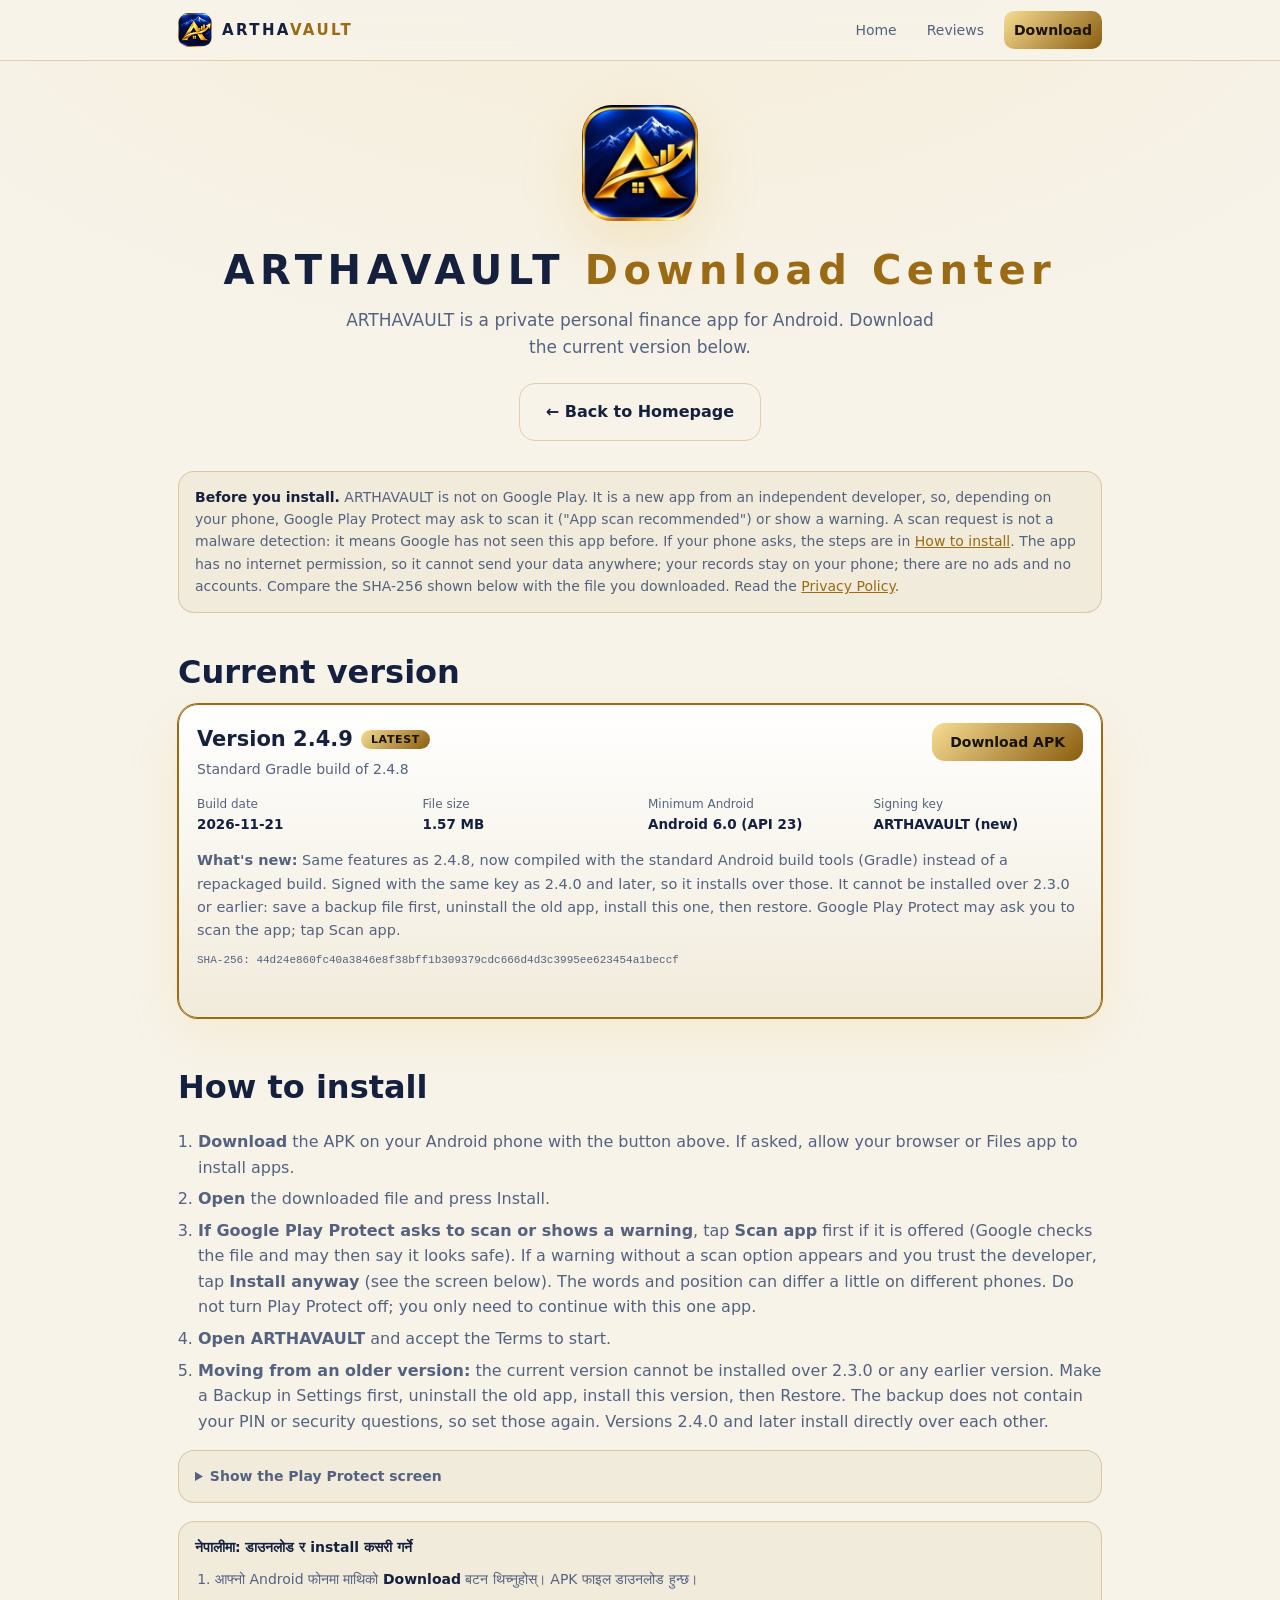
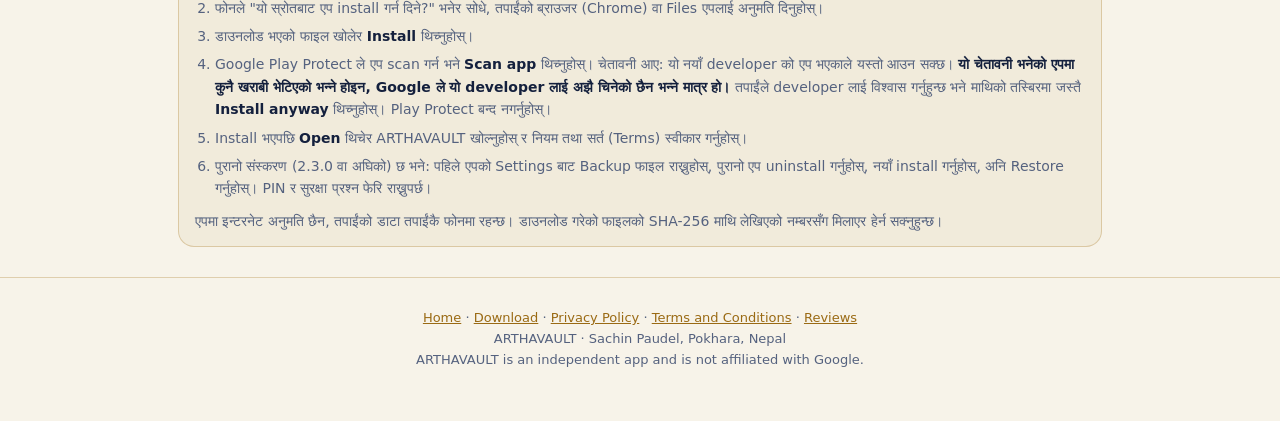
<file: download.html>
<!doctype html><html lang="en"><head><meta charset="utf-8"><meta name="viewport" content="width=device-width,initial-scale=1">
<title>ARTHAVAULT Download Center - Android APK Versions</title>
<meta name="description" content="Download ARTHAVAULT for Android. Current APK with release notes, file size and SHA-256.">
<link rel="canonical" href="https://arthavault.github.io/download.html">
<meta property="og:site_name" content="ARTHAVAULT"><meta name="application-name" content="ARTHAVAULT"><meta name="robots" content="index,follow"><meta name="theme-color" content="#070d1f">
<meta property="og:type" content="website"><meta property="og:title" content="ARTHAVAULT Download Center"><meta property="og:description" content="All ARTHAVAULT Android APK versions."><meta property="og:url" content="https://arthavault.github.io/download.html"><meta property="og:image" content="https://arthavault.github.io/assets/logo.webp">
<link rel="icon" href="/favicon.ico" sizes="48x48"><link rel="icon" type="image/png" sizes="48x48" href="/assets/favicon-48.png"><link rel="icon" type="image/png" sizes="192x192" href="/assets/favicon-192.png"><link rel="apple-touch-icon" href="/assets/apple-touch-icon.png"><link rel="stylesheet" href="assets/style.css"></head><body>
<nav class="top"><div class="w"><a class="brand" href="./"><img src="assets/logo.webp" alt=""><span>ARTHA<i>VAULT</i></span></a>
<a class="l" href="./">Home</a><a class="l" href="reviews.html">Reviews</a><a class="l cta" href="#latest">Download</a></div></nav>
<div class="w">
<div class="hero" style="padding-bottom:10px"><img class="lg" src="assets/logo.webp" alt="ARTHAVAULT logo" width="116" height="116"><h1 style="font-size:clamp(26px,6.5vw,40px)">ARTHAVAULT <i>Download Center</i></h1>
<p class="lead">ARTHAVAULT is a private personal finance app for Android. Download the current version below.</p>
<a class="btn sec back" href="./">&larr; Back to Homepage</a></div>

<div class="note" style="margin:14px 0 8px"><b>Before you install.</b> ARTHAVAULT is not on Google Play. It is a new app from an independent developer, so, depending on your phone, Google Play Protect may ask to scan it ("App scan recommended") or show a warning. A scan request is not a malware detection: it means Google has not seen this app before. If your phone asks, the steps are in <a href="#howto">How to install</a>. The app has no internet permission, so it cannot send your data anywhere; your records stay on your phone; there are no ads and no accounts. Compare the SHA-256 shown below with the file you downloaded. Read the <a href="privacy.html">Privacy Policy</a>.</div>

<section id="latest" style="padding:26px 0 0"><h2 class="h2">Current version</h2><div id="latest-box"><p class="sub">Loading versions...</p></div></section>



<section id="older" style="padding:26px 0 0;display:none"><h2 class="h2">Old versions</h2><div id="old-box"></div></section>
<section id="howto" style="padding:30px 0"><h2 class="h2">How to install</h2>
<ol class="steps">
<li><b>Download</b> the APK on your Android phone with the button above. If asked, allow your browser or Files app to install apps.</li>
<li><b>Open</b> the downloaded file and press Install.</li>
<li><b>If Google Play Protect asks to scan or shows a warning</b>, tap <b>Scan app</b> first if it is offered (Google checks the file and may then say it looks safe). If a warning without a scan option appears and you trust the developer, tap <b>Install anyway</b> (see the screen below). The words and position can differ a little on different phones. Do not turn Play Protect off; you only need to continue with this one app.</li>
<li><b>Open ARTHAVAULT</b> and accept the Terms to start.</li>
<li><b>Moving from an older version:</b> the current version cannot be installed over 2.3.0 or any earlier version. Make a Backup in Settings first, uninstall the old app, install this version, then Restore. The backup does not contain your PIN or security questions, so set those again. Versions 2.4.0 and later install directly over each other.</li></ol>
<details class="note" style="margin-top:16px"><summary style="cursor:pointer;font-weight:600">Show the Play Protect screen</summary><figure style="margin:18px auto 0;max-width:340px;text-align:center"><img src="assets/install-anyway.webp" alt="Play Protect warning screen with the Install anyway option marked" width="420" height="556" style="width:100%;height:auto;border-radius:18px;border:1px solid var(--line)" loading="lazy"><figcaption class="sub" style="font-size:13px;margin-top:8px">Real Play Protect screen on an Android phone. Tap "Install anyway" to continue.</figcaption></figure></details>
<div class="note" style="margin-top:18px"><b>नेपालीमा: डाउनलोड र install कसरी गर्ने</b>
<ol class="steps" style="margin:10px 0 0">
<li>आफ्नो Android फोनमा माथिको <b>Download</b> बटन थिच्नुहोस्। APK फाइल डाउनलोड हुन्छ।</li>
<li>फोनले "यो स्रोतबाट एप install गर्न दिने?" भनेर सोधे, तपाईंको ब्राउजर (Chrome) वा Files एपलाई अनुमति दिनुहोस्।</li>
<li>डाउनलोड भएको फाइल खोलेर <b>Install</b> थिच्नुहोस्।</li>
<li>Google Play Protect ले एप scan गर्न भने <b>Scan app</b> थिच्नुहोस्। चेतावनी आए: यो नयाँ developer को एप भएकाले यस्तो आउन सक्छ। <b>यो चेतावनी भनेको एपमा कुनै खराबी भेटिएको भन्ने होइन, Google ले यो developer लाई अझै चिनेको छैन भन्ने मात्र हो।</b> तपाईंले developer लाई विश्वास गर्नुहुन्छ भने माथिको तस्बिरमा जस्तै <b>Install anyway</b> थिच्नुहोस्। Play Protect बन्द नगर्नुहोस्।</li>
<li>Install भएपछि <b>Open</b> थिचेर ARTHAVAULT खोल्नुहोस् र नियम तथा सर्त (Terms) स्वीकार गर्नुहोस्।</li>
<li>पुरानो संस्करण (2.3.0 वा अघिको) छ भने: पहिले एपको Settings बाट Backup फाइल राख्नुहोस्, पुरानो एप uninstall गर्नुहोस्, नयाँ install गर्नुहोस्, अनि Restore गर्नुहोस्। PIN र सुरक्षा प्रश्न फेरि राख्नुपर्छ।</li></ol>
<p style="margin:10px 0 0">एपमा इन्टरनेट अनुमति छैन, तपाईंको डाटा तपाईंकै फोनमा रहन्छ। डाउनलोड गरेको फाइलको SHA-256 माथि लेखिएको नम्बरसँग मिलाएर हेर्न सक्नुहुन्छ।</p></div>
</section>
</div>
<footer><div class="w"><a href="./">Home</a> · <a href="download.html">Download</a> · <a href="privacy.html">Privacy Policy</a> · <a href="terms.html">Terms and Conditions</a> · <a href="reviews.html">Reviews</a><br>ARTHAVAULT · Sachin Paudel, Pokhara, Nepal<br>ARTHAVAULT is an independent app and is not affiliated with Google.</div></footer>
<script>
function esc(s){return String(s).replace(/[&<>"]/g,function(c){return{'&':'&amp;','<':'&lt;','>':'&gt;','"':'&quot;'}[c]})}
function fsz(n){return n>=1048576?(n/1048576).toFixed(2)+' MB':(n/1024).toFixed(0)+' KB'}
function card(v,i){var latest=v.status==='Latest';
return '<article class="card vcard'+(latest?' latest':'')+'" id="v'+esc(v.version)+'"><div class="vh"><div><h3>Version '+esc(v.version)+'<span class="badge'+(latest?' l':'')+'">'+esc(v.status)+'</span></h3><div class="nm">'+esc(v.name)+'</div></div>'+
'<button class="btn'+(latest?'':' sec')+' sm" data-i="'+i+'">Download APK</button></div>'+
'<div class="meta"><div><span>Build date</span><b>'+esc(v.date)+'</b></div><div><span>File size</span><b>'+fsz(v.size)+'</b></div><div><span>Minimum Android</span><b>'+esc(v.minAndroid)+'</b></div><div><span>Signing key</span><b>'+(v.signingKey==='new'?'ARTHAVAULT (new)':'Mero Sampatti (older)')+'</b></div></div>'+
'<p class="notes"><b>What\'s new:</b> '+esc(v.notes)+'</p><div class="hash">SHA-256: '+esc(v.sha256)+'</div><div class="stat" role="status" aria-live="polite"></div></article>'}
var V=[];
fetch('versions.json',{cache:'no-cache'}).then(function(r){if(!r.ok)throw 0;return r.json()}).then(function(d){V=d;
var L=d.filter(function(x){return x.status==='Latest'}),P=d.filter(function(x){return x.status!=='Latest'});
document.getElementById('latest-box').innerHTML=L.map(function(x){return card(x,d.indexOf(x))}).join('')||'<p class="sub">No release is published yet.</p>';
}).catch(function(){document.getElementById('latest-box').innerHTML='<p class="note">The version list could not be loaded. Please check your connection and reload this page.</p>'});
document.addEventListener('click',function(e){var b=e.target.closest('button[data-i]');if(!b)return;var v=V[+b.dataset.i];if(!v)return;
var st=b.closest('.vcard').querySelector('.stat');b.disabled=true;st.className='stat wait';st.textContent='Checking that the file is available...';
fetch(v.url,{method:'HEAD',cache:'no-cache'}).then(function(r){if(!r.ok)throw 0;
var a=document.createElement('a');a.href=v.url;a.download=v.url.split('/').pop();document.body.appendChild(a);a.click();a.remove();
st.className='stat ok';st.textContent='Download requested for '+a.download+' ('+fsz(v.size)+'). Check your browser downloads to confirm it finished.'}).catch(function(){
st.className='stat err';st.textContent='This download is currently unavailable. Please try again later or choose another version.'}).then(function(){b.disabled=false})});
</script></body></html>
</file>
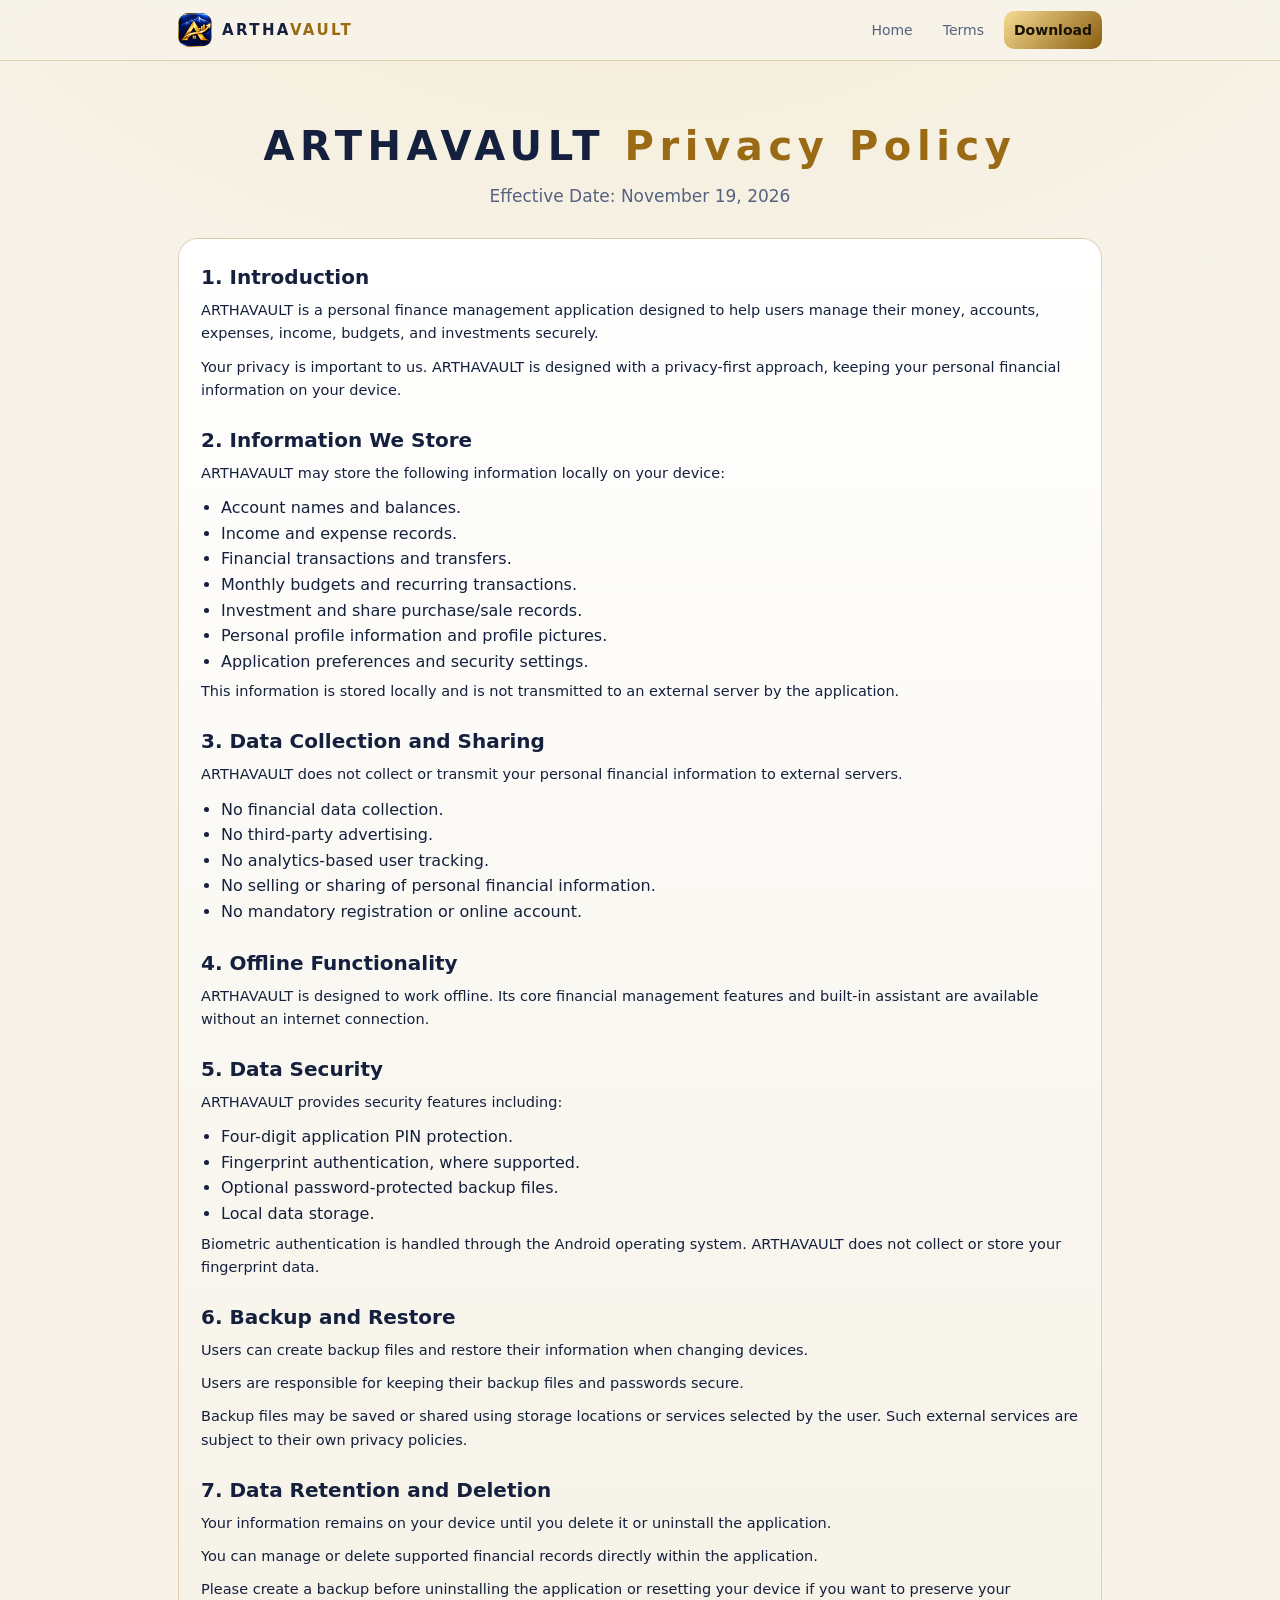
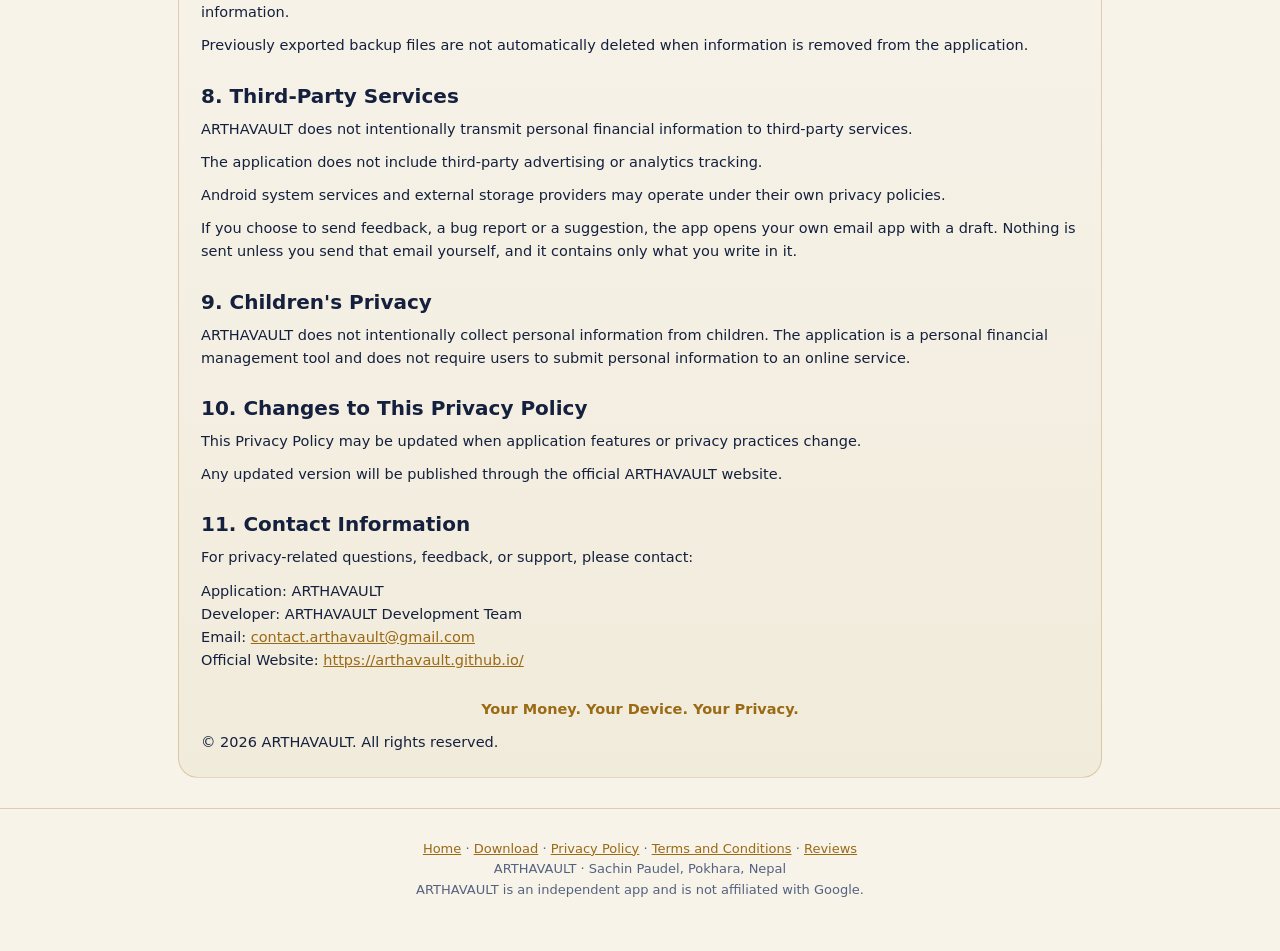
<file: privacy.html>
<!doctype html><html lang="en"><head><meta charset="utf-8"><meta name="viewport" content="width=device-width,initial-scale=1">
<title>ARTHAVAULT Privacy Policy</title>
<meta name="description" content="Privacy Policy of ARTHAVAULT, an offline personal finance app for Android. Your data stays on your device.">
<link rel="canonical" href="https://arthavault.github.io/privacy.html">
<meta property="og:site_name" content="ARTHAVAULT"><meta name="application-name" content="ARTHAVAULT"><meta name="robots" content="index,follow"><meta name="theme-color" content="#070d1f">
<meta property="og:type" content="website"><meta property="og:title" content="ARTHAVAULT Privacy Policy"><meta property="og:description" content="All ARTHAVAULT Android APK versions."><meta property="og:url" content="https://arthavault.github.io/privacy.html"><meta property="og:image" content="https://arthavault.github.io/assets/logo.webp">
<link rel="icon" href="/favicon.ico" sizes="48x48"><link rel="icon" type="image/png" sizes="48x48" href="/assets/favicon-48.png"><link rel="icon" type="image/png" sizes="192x192" href="/assets/favicon-192.png"><link rel="apple-touch-icon" href="/assets/apple-touch-icon.png"><link rel="stylesheet" href="assets/style.css"></head><body>
<nav class="top"><div class="w"><a class="brand" href="./"><img src="assets/logo.webp" alt=""><span>ARTHA<i>VAULT</i></span></a><a class="l" href="./">Home</a><a class="l" href="terms.html">Terms</a><a class="l cta" href="download.html">Download</a></div></nav>
<div class="w" style="padding-bottom:30px"><div class="hero" style="padding-bottom:6px"><h1 style="font-size:clamp(26px,6.5vw,40px)">ARTHAVAULT <i>Privacy Policy</i></h1><p class="lead">Effective Date: November 19, 2026</p></div><div class="card pol"><h2>1. Introduction</h2><p>ARTHAVAULT is a personal finance management application designed to help users manage their money, accounts, expenses, income, budgets, and investments securely.</p><p>Your privacy is important to us. ARTHAVAULT is designed with a privacy-first approach, keeping your personal financial information on your device.</p><h2>2. Information We Store</h2><p>ARTHAVAULT may store the following information locally on your device:</p><ul><li>Account names and balances.</li><li>Income and expense records.</li><li>Financial transactions and transfers.</li><li>Monthly budgets and recurring transactions.</li><li>Investment and share purchase/sale records.</li><li>Personal profile information and profile pictures.</li><li>Application preferences and security settings.</li></ul><p>This information is stored locally and is not transmitted to an external server by the application.</p><h2>3. Data Collection and Sharing</h2><p>ARTHAVAULT does not collect or transmit your personal financial information to external servers.</p><ul><li>No financial data collection.</li><li>No third-party advertising.</li><li>No analytics-based user tracking.</li><li>No selling or sharing of personal financial information.</li><li>No mandatory registration or online account.</li></ul><h2>4. Offline Functionality</h2><p>ARTHAVAULT is designed to work offline. Its core financial management features and built-in assistant are available without an internet connection.</p><h2>5. Data Security</h2><p>ARTHAVAULT provides security features including:</p><ul><li>Four-digit application PIN protection.</li><li>Fingerprint authentication, where supported.</li><li>Optional password-protected backup files.</li><li>Local data storage.</li></ul><p>Biometric authentication is handled through the Android operating system. ARTHAVAULT does not collect or store your fingerprint data.</p><h2>6. Backup and Restore</h2><p>Users can create backup files and restore their information when changing devices.</p><p>Users are responsible for keeping their backup files and passwords secure.</p><p>Backup files may be saved or shared using storage locations or services selected by the user. Such external services are subject to their own privacy policies.</p><h2>7. Data Retention and Deletion</h2><p>Your information remains on your device until you delete it or uninstall the application.</p><p>You can manage or delete supported financial records directly within the application.</p><p>Please create a backup before uninstalling the application or resetting your device if you want to preserve your information.</p><p>Previously exported backup files are not automatically deleted when information is removed from the application.</p><h2>8. Third-Party Services</h2><p>ARTHAVAULT does not intentionally transmit personal financial information to third-party services.</p><p>The application does not include third-party advertising or analytics tracking.</p><p>Android system services and external storage providers may operate under their own privacy policies.</p><p>If you choose to send feedback, a bug report or a suggestion, the app opens your own email app with a draft. Nothing is sent unless you send that email yourself, and it contains only what you write in it.</p><h2>9. Children's Privacy</h2><p>ARTHAVAULT does not intentionally collect personal information from children. The application is a personal financial management tool and does not require users to submit personal information to an online service.</p><h2>10. Changes to This Privacy Policy</h2><p>This Privacy Policy may be updated when application features or privacy practices change.</p><p>Any updated version will be published through the official ARTHAVAULT website.</p><h2>11. Contact Information</h2><p>For privacy-related questions, feedback, or support, please contact:</p><p>Application: ARTHAVAULT<br>Developer: ARTHAVAULT Development Team<br>Email: <a href="mailto:contact.arthavault@gmail.com">contact.arthavault@gmail.com</a><br>Official Website: <a href="https://arthavault.github.io/">https://arthavault.github.io/</a></p><p class="tag2"><b>Your Money. Your Device. Your Privacy.</b></p><p class="sub" style="margin:0">© 2026 ARTHAVAULT. All rights reserved.</p></div></div>
<footer><div class="w"><a href="./">Home</a> · <a href="download.html">Download</a> · <a href="privacy.html">Privacy Policy</a> · <a href="terms.html">Terms and Conditions</a> · <a href="reviews.html">Reviews</a><br>ARTHAVAULT · Sachin Paudel, Pokhara, Nepal<br>ARTHAVAULT is an independent app and is not affiliated with Google.</div></footer></body></html>
</file>
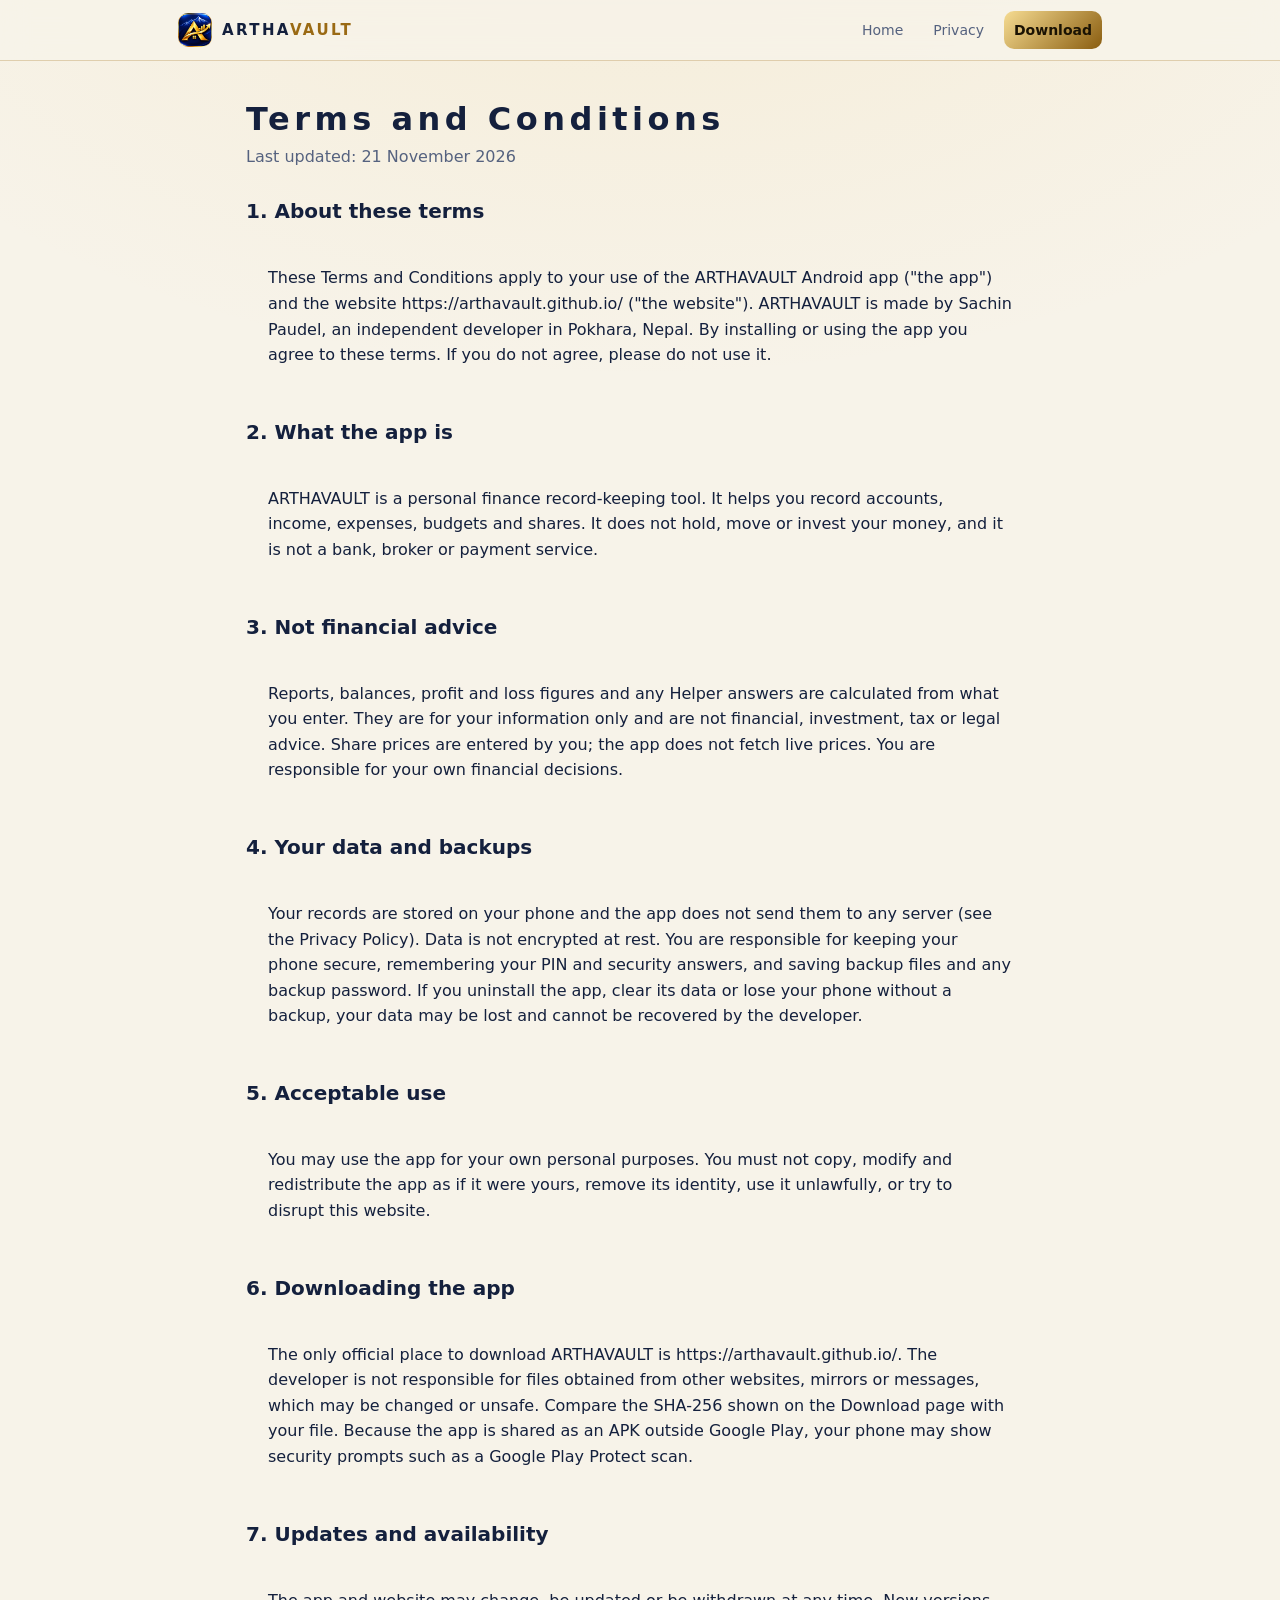
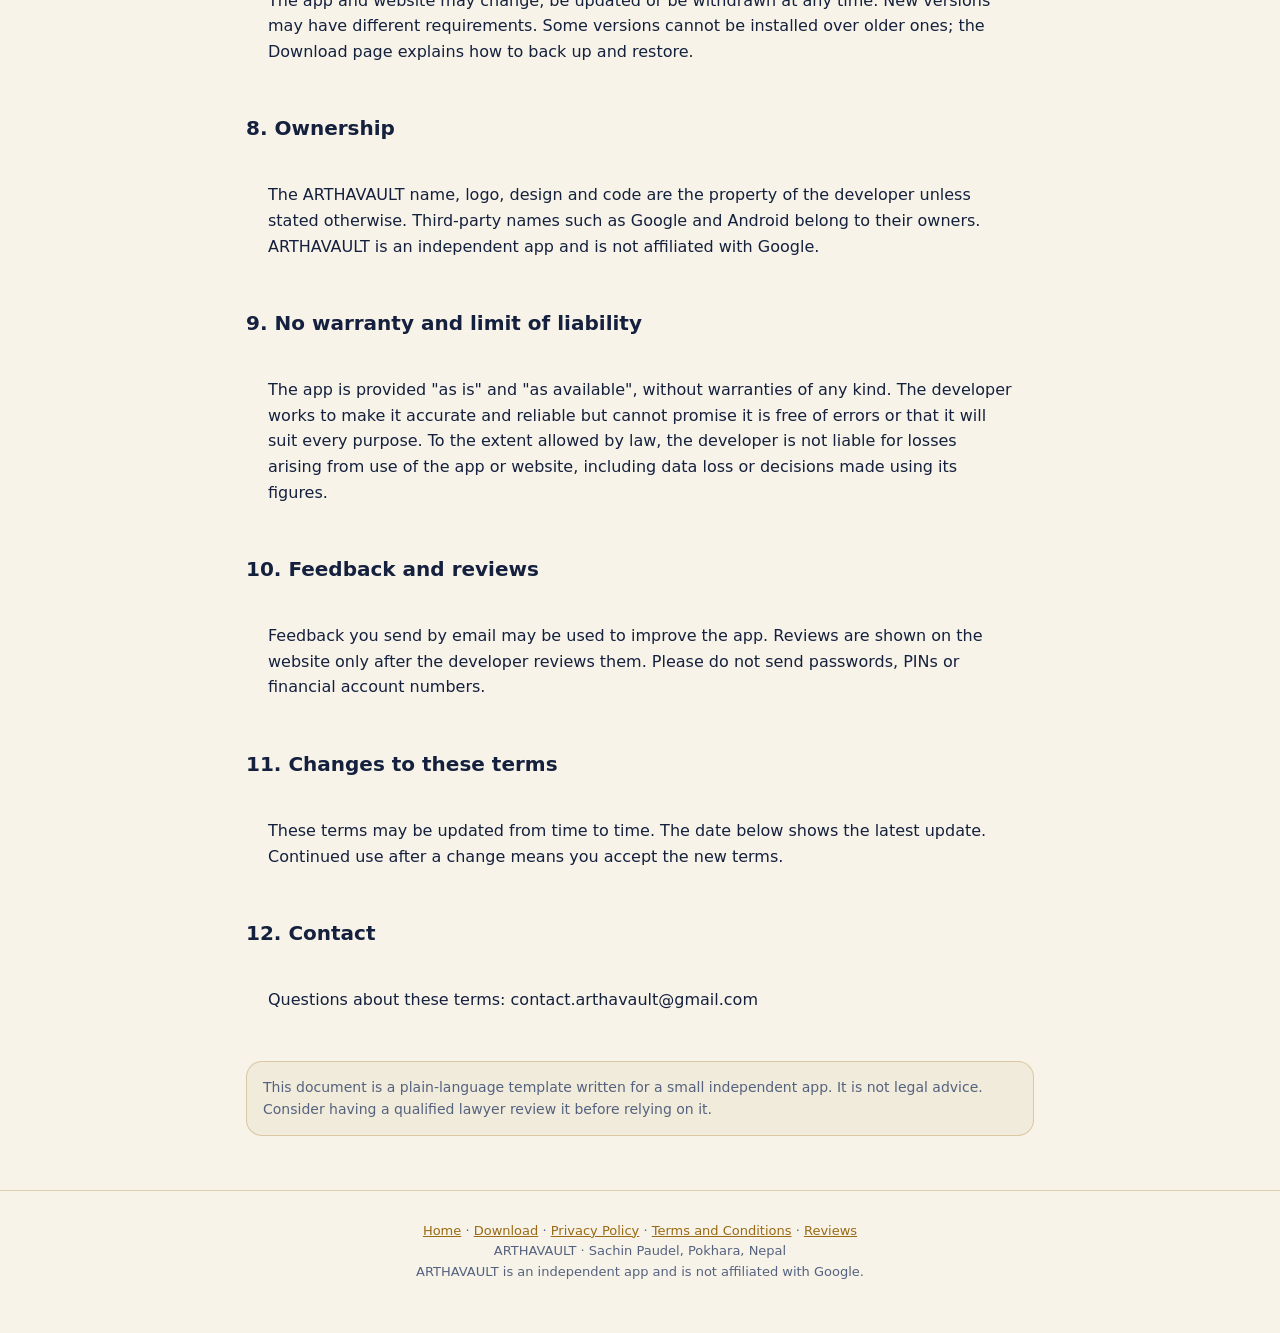
<file: terms.html>
<!doctype html><html lang="en"><head><meta charset="utf-8"><meta name="viewport" content="width=device-width,initial-scale=1">
<title>ARTHAVAULT Terms and Conditions</title>
<meta name="description" content="Terms and Conditions for using the ARTHAVAULT Android app and this website.">
<link rel="canonical" href="https://arthavault.github.io/terms.html">
<meta property="og:site_name" content="ARTHAVAULT"><meta name="application-name" content="ARTHAVAULT"><meta name="robots" content="index,follow"><meta name="theme-color" content="#070d1f">
<meta property="og:type" content="website"><meta property="og:title" content="ARTHAVAULT Terms and Conditions"><meta property="og:description" content="Terms for using ARTHAVAULT."><meta property="og:url" content="https://arthavault.github.io/terms.html"><meta property="og:image" content="https://arthavault.github.io/assets/logo.webp">
<link rel="icon" href="/favicon.ico" sizes="48x48"><link rel="icon" type="image/png" sizes="48x48" href="/assets/favicon-48.png"><link rel="icon" type="image/png" sizes="192x192" href="/assets/favicon-192.png"><link rel="apple-touch-icon" href="/assets/apple-touch-icon.png"><link rel="stylesheet" href="assets/style.css"></head><body>
<nav class="top"><div class="w"><a class="brand" href="./"><img src="assets/logo.webp" alt=""><span>ARTHA<i>VAULT</i></span></a><a class="l" href="./">Home</a><a class="l" href="privacy.html">Privacy</a><a class="l cta" href="download.html">Download</a></div></nav>
<div class="w" style="max-width:820px;padding:40px 16px"><h1 class="h2" style="font-size:32px">Terms and Conditions</h1><p class="sub">Last updated: 21 November 2026</p><h2 class="h2" style="font-size:20px;margin:26px 0 8px">1. About these terms</h2><p class="pol">These Terms and Conditions apply to your use of the ARTHAVAULT Android app ("the app") and the website https://arthavault.github.io/ ("the website"). ARTHAVAULT is made by Sachin Paudel, an independent developer in Pokhara, Nepal. By installing or using the app you agree to these terms. If you do not agree, please do not use it.</p><h2 class="h2" style="font-size:20px;margin:26px 0 8px">2. What the app is</h2><p class="pol">ARTHAVAULT is a personal finance record-keeping tool. It helps you record accounts, income, expenses, budgets and shares. It does not hold, move or invest your money, and it is not a bank, broker or payment service.</p><h2 class="h2" style="font-size:20px;margin:26px 0 8px">3. Not financial advice</h2><p class="pol">Reports, balances, profit and loss figures and any Helper answers are calculated from what you enter. They are for your information only and are not financial, investment, tax or legal advice. Share prices are entered by you; the app does not fetch live prices. You are responsible for your own financial decisions.</p><h2 class="h2" style="font-size:20px;margin:26px 0 8px">4. Your data and backups</h2><p class="pol">Your records are stored on your phone and the app does not send them to any server (see the Privacy Policy). Data is not encrypted at rest. You are responsible for keeping your phone secure, remembering your PIN and security answers, and saving backup files and any backup password. If you uninstall the app, clear its data or lose your phone without a backup, your data may be lost and cannot be recovered by the developer.</p><h2 class="h2" style="font-size:20px;margin:26px 0 8px">5. Acceptable use</h2><p class="pol">You may use the app for your own personal purposes. You must not copy, modify and redistribute the app as if it were yours, remove its identity, use it unlawfully, or try to disrupt this website.</p><h2 class="h2" style="font-size:20px;margin:26px 0 8px">6. Downloading the app</h2><p class="pol">The only official place to download ARTHAVAULT is https://arthavault.github.io/. The developer is not responsible for files obtained from other websites, mirrors or messages, which may be changed or unsafe. Compare the SHA-256 shown on the Download page with your file. Because the app is shared as an APK outside Google Play, your phone may show security prompts such as a Google Play Protect scan.</p><h2 class="h2" style="font-size:20px;margin:26px 0 8px">7. Updates and availability</h2><p class="pol">The app and website may change, be updated or be withdrawn at any time. New versions may have different requirements. Some versions cannot be installed over older ones; the Download page explains how to back up and restore.</p><h2 class="h2" style="font-size:20px;margin:26px 0 8px">8. Ownership</h2><p class="pol">The ARTHAVAULT name, logo, design and code are the property of the developer unless stated otherwise. Third-party names such as Google and Android belong to their owners. ARTHAVAULT is an independent app and is not affiliated with Google.</p><h2 class="h2" style="font-size:20px;margin:26px 0 8px">9. No warranty and limit of liability</h2><p class="pol">The app is provided "as is" and "as available", without warranties of any kind. The developer works to make it accurate and reliable but cannot promise it is free of errors or that it will suit every purpose. To the extent allowed by law, the developer is not liable for losses arising from use of the app or website, including data loss or decisions made using its figures.</p><h2 class="h2" style="font-size:20px;margin:26px 0 8px">10. Feedback and reviews</h2><p class="pol">Feedback you send by email may be used to improve the app. Reviews are shown on the website only after the developer reviews them. Please do not send passwords, PINs or financial account numbers.</p><h2 class="h2" style="font-size:20px;margin:26px 0 8px">11. Changes to these terms</h2><p class="pol">These terms may be updated from time to time. The date below shows the latest update. Continued use after a change means you accept the new terms.</p><h2 class="h2" style="font-size:20px;margin:26px 0 8px">12. Contact</h2><p class="pol">Questions about these terms: contact.arthavault@gmail.com</p><p class="note" style="margin-top:26px">This document is a plain-language template written for a small independent app. It is not legal advice. Consider having a qualified lawyer review it before relying on it.</p></div>
<footer><div class="w"><a href="./">Home</a> · <a href="download.html">Download</a> · <a href="privacy.html">Privacy Policy</a> · <a href="terms.html">Terms and Conditions</a> · <a href="reviews.html">Reviews</a><br>ARTHAVAULT · Sachin Paudel, Pokhara, Nepal<br>ARTHAVAULT is an independent app and is not affiliated with Google.</div></footer></body></html>
</file>
<file: assets/style.css>
:root{--bg:#070d1f;--bg2:#0b1430;--s:#0e1730;--s2:#121d3c;--line:rgba(232,188,85,.2);--ink:#eef1fa;--mut:#9aa6c4;--gold:#e8bc55;--gold2:#c8922a;--ok:#4cc38a;--bad:#ff7a7a}
@media(prefers-color-scheme:light){:root{--bg:#f7f3e9;--bg2:#efe8d6;--s:#fff;--s2:#f1ebdb;--line:rgba(160,110,20,.28);--ink:#14203d;--mut:#55627f;--gold:#9a6a14;--gold2:#8a5d10;--ok:#1f8a58;--bad:#c23b3b}}
*{box-sizing:border-box}html{scroll-behavior:smooth;scroll-padding-top:70px}
body{margin:0;background:radial-gradient(900px 500px at 50% -120px,rgba(232,188,85,.12),transparent),var(--bg);color:var(--ink);font:16px/1.6 system-ui,-apple-system,"Segoe UI",Roboto,sans-serif;-webkit-font-smoothing:antialiased}
a{color:var(--gold)}img{max-width:100%}
.w{max-width:960px;margin:0 auto;padding:0 18px}
nav.top{position:sticky;top:0;z-index:20;backdrop-filter:blur(14px);background:color-mix(in srgb,var(--bg) 82%,transparent);border-bottom:1px solid var(--line)}
nav.top .w{display:flex;align-items:center;gap:10px;height:60px}
.brand{display:flex;align-items:center;gap:10px;text-decoration:none;color:var(--ink);font-weight:700;letter-spacing:.16em;font-size:15px;margin-right:auto}
.brand img{width:34px;height:34px;border-radius:10px}.brand i{font-style:normal;color:var(--gold)}
nav.top a.l{color:var(--mut);text-decoration:none;font-size:14px;padding:8px 10px;border-radius:10px;white-space:nowrap}
nav.top a.l:hover,nav.top a.l.on{color:var(--ink);background:var(--s2)}
nav.top a.cta{background:linear-gradient(135deg,#f6dc92,var(--gold2));color:#1a1203;font-weight:700}
@media(max-width:560px){.brand span{display:none}nav.top a.l{padding:8px 7px;font-size:13px}}
.hero{text-align:center;padding:44px 0 26px}
.hero img.lg{width:116px;height:116px;border-radius:30px;box-shadow:0 18px 56px rgba(232,188,85,.28)}
h1{font-size:clamp(30px,8vw,50px);letter-spacing:.14em;margin:18px 0 4px;line-height:1.15}h1 i{font-style:normal;color:var(--gold)}
.tag{color:var(--gold);letter-spacing:.22em;font-size:12.5px;text-transform:uppercase}
.lead{color:var(--mut);max-width:600px;margin:14px auto 22px;font-size:17px}
.btn{display:inline-flex;align-items:center;justify-content:center;gap:8px;padding:15px 26px;border-radius:16px;background:linear-gradient(135deg,#f6dc92,var(--gold2));color:#1a1203;font-weight:700;text-decoration:none;border:0;font-size:16px;cursor:pointer;transition:transform .18s,box-shadow .18s;font-family:inherit}
.btn:hover{transform:translateY(-2px);box-shadow:0 10px 28px rgba(232,188,85,.28)}
.btn.sec{background:transparent;color:var(--ink);border:1px solid var(--line)}.btn.sec:hover{box-shadow:none;background:var(--s2)}
.btn.big{padding:18px 34px;font-size:18px}.btn.sm{padding:11px 18px;font-size:14px;border-radius:13px}
.btn[disabled]{opacity:.6;cursor:wait}
section.blk{padding:46px 0;border-top:1px solid var(--line)}
section.blk>.w>h2,.h2{font-size:clamp(24px,5vw,32px);margin:0 0 6px}
.sub{color:var(--mut);margin:0 0 20px}
.grid{display:grid;grid-template-columns:repeat(auto-fit,minmax(250px,1fr));gap:14px}
.card{background:linear-gradient(180deg,var(--s),var(--s2));border:1px solid var(--line);border-radius:20px;padding:18px}
.card b.t{color:var(--gold);display:block;margin-bottom:4px}.card p{margin:0;color:var(--mut);font-size:14.5px}
.shots{display:flex;gap:16px;overflow-x:auto;padding:6px 2px 18px;scroll-snap-type:x mandatory;-webkit-overflow-scrolling:touch}
.shots figure{margin:0;flex:0 0 min(62%,240px);scroll-snap-align:center;text-align:center}
.shots img{width:100%;border-radius:22px;border:1px solid var(--line);box-shadow:0 14px 40px rgba(0,0,0,.35);display:block;height:auto}
.shots figcaption{font-size:13px;color:var(--mut);margin-top:8px}
@media(min-width:760px){.shots{justify-content:center;overflow:visible}.shots figure{flex-basis:240px}}
.note{border:1px solid var(--line);background:var(--s2);border-radius:16px;padding:14px 16px;font-size:14px;color:var(--mut)}.note b{color:var(--ink)}
ul.ben{list-style:none;padding:0;margin:0;display:grid;grid-template-columns:repeat(auto-fit,minmax(260px,1fr));gap:10px}
ul.ben li{padding:12px 14px 12px 40px;position:relative;background:var(--s);border:1px solid var(--line);border-radius:14px;font-size:15px}
ul.ben li:before{content:"";position:absolute;left:14px;top:17px;width:14px;height:8px;border-left:2.5px solid var(--gold);border-bottom:2.5px solid var(--gold);transform:rotate(-45deg)}
.dev{display:grid;grid-template-columns:200px 1fr;gap:26px;align-items:center}
@media(max-width:640px){.dev{grid-template-columns:1fr;text-align:center}.dev .ph{margin:0 auto}}
.ph{width:200px;height:200px;border-radius:28px;object-fit:cover;object-position:center top;border:2px solid var(--gold);box-shadow:0 16px 44px rgba(232,188,85,.2)}
.dev h3{margin:0;font-size:26px}.dev .role{color:var(--gold);font-weight:600;margin:2px 0}.dev .loc{color:var(--mut);font-size:14px;margin-bottom:12px}
.dev p.about{color:var(--mut);margin:0 0 16px}
.contact{display:flex;flex-wrap:wrap;gap:10px}@media(max-width:640px){.contact{justify-content:center}}
.chip{display:inline-flex;gap:8px;align-items:center;padding:10px 16px;border-radius:14px;border:1px solid var(--line);background:var(--s);color:var(--ink);text-decoration:none;font-size:14px}.chip:hover{background:var(--s2)}
.dl{text-align:center}
footer{padding:30px 0 50px;color:var(--mut);font-size:13px;text-align:center;border-top:1px solid var(--line)}
.rv{opacity:0;transform:translateY(18px);transition:opacity .6s ease,transform .6s ease}.rv.in{opacity:1;transform:none}
@media(prefers-reduced-motion:reduce){html{scroll-behavior:auto}.rv{opacity:1;transform:none;transition:none}.btn{transition:none}}
/* download center */
.vcard{margin-bottom:14px}.vcard.latest{border-color:var(--gold);box-shadow:0 0 0 1px var(--gold),0 18px 50px rgba(232,188,85,.14)}
.vh{display:flex;flex-wrap:wrap;gap:10px 14px;align-items:flex-start;justify-content:space-between}
.vh h3{margin:0;font-size:21px}.vh .nm{color:var(--mut);font-size:14px;margin-top:2px}
.badge{font-size:11px;font-weight:700;letter-spacing:.06em;text-transform:uppercase;padding:3px 10px;border-radius:99px;border:1px solid var(--line);color:var(--mut);margin-left:8px;vertical-align:middle}
.badge.l{background:linear-gradient(135deg,#f6dc92,var(--gold2));color:#1a1203;border:0}
.meta{display:grid;grid-template-columns:repeat(auto-fit,minmax(150px,1fr));gap:8px 16px;margin:14px 0;font-size:13.5px}
.meta div span{display:block;color:var(--mut);font-size:12px}.meta div b{font-weight:600}
.notes{color:var(--mut);font-size:14.5px;margin:0 0 12px}
.hash{font:11px/1.5 ui-monospace,Menlo,monospace;color:var(--mut);word-break:break-all;margin-top:10px}
.stat{margin-top:10px;font-size:14px;min-height:20px}.stat.ok{color:var(--ok)}.stat.err{color:var(--bad)}.stat.wait{color:var(--mut)}
.back{display:inline-flex;margin-bottom:6px}
ol.steps{padding-left:20px;color:var(--mut)}ol.steps li{margin:6px 0}

.demo{display:flex;flex-direction:column;align-items:center;gap:16px;padding:8px 0 4px}
.phone{width:min(66vw,250px);aspect-ratio:360/740;border-radius:34px;padding:9px;background:#0d1020;border:1px solid var(--line);box-shadow:0 22px 60px rgba(0,0,0,.45)}
.screen{position:relative;width:100%;height:100%;border-radius:26px;overflow:hidden;background:#fff}
.screen img{position:absolute;inset:0;width:100%;height:100%;object-fit:cover;opacity:0;transform:scale(1.03);transition:opacity .7s ease,transform .9s ease}
.screen img.on{opacity:1;transform:none}
.dcap{text-align:center;max-width:320px}.dcap b{display:block;font-size:16px;margin-bottom:4px}.dcap span{display:block;font-size:14px;color:var(--mut);min-height:40px}
.dots{display:flex;gap:10px;justify-content:center;margin-top:10px}.dots .d{width:12px;height:12px;border-radius:50%;border:0;background:var(--line);padding:0;cursor:pointer}.dots .d.on{background:#e0b64c;width:28px;border-radius:8px}
@media(prefers-reduced-motion:reduce){.screen img{transition:none}}

.pol{padding:22px}.pol h2{font-size:20px;margin:22px 0 6px}.pol h2:first-child{margin-top:0}.pol p,.pol li{color:var(--ink);line-height:1.6}.pol ul{padding-left:20px;margin:6px 0}.pol .tag2{margin-top:26px;text-align:center;color:var(--gold)}
.rvl{display:grid;gap:12px;margin:14px 0}.rvc p{margin:6px 0 8px;line-height:1.55}.rvs{color:var(--gold);font-size:20px;letter-spacing:2px}
.rvform label{display:block;font-weight:600;margin:12px 0 6px}.rvform input,.rvform select,.rvform textarea{width:100%;font:inherit;color:var(--ink);background:var(--bg);border:1px solid var(--line);border-radius:12px;padding:12px}
.pol p{margin:0 0 10px}
</file>
